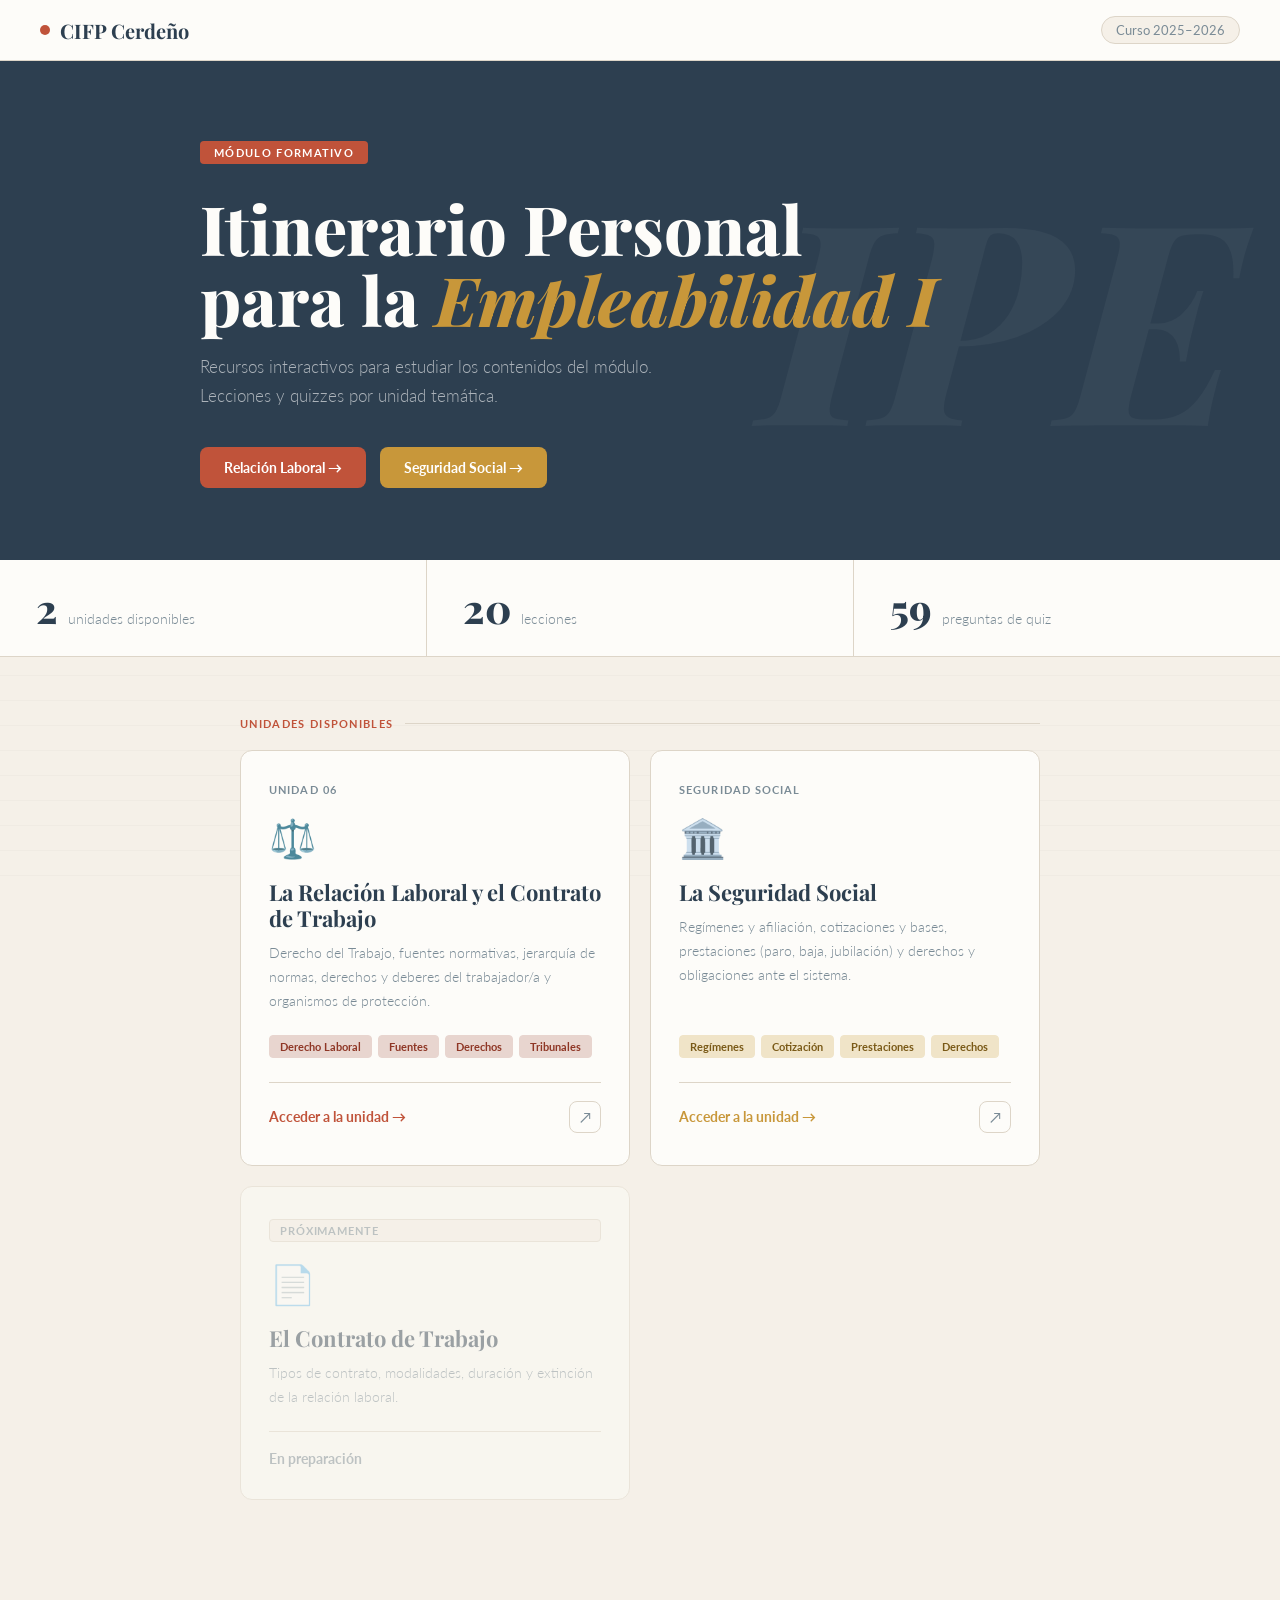
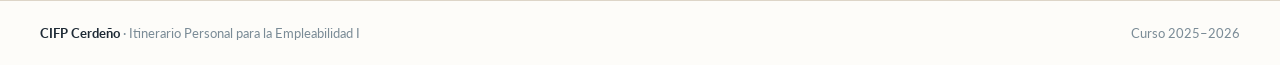
<file: index.html>
<!DOCTYPE html>
<html lang="es">
<head>
<meta charset="UTF-8">
<meta name="viewport" content="width=device-width, initial-scale=1.0">
<title>IPE I — CIFP Cerdeño</title>
<link href="https://fonts.googleapis.com/css2?family=Playfair+Display:ital,wght@0,700;0,800;1,700&family=Lato:wght@300;400;700&display=swap" rel="stylesheet">
<style>
  :root {
    --cream: #f5f0e8; --white: #fdfcf9;
    --terracotta: #c0533a; --terracotta-light: #e8d5cf; --terracotta-dark: #8f3726;
    --slate: #2d3f50; --slate-light: #d6e2ea;
    --gold: #c8973a; --gold-light: #f0e4c8;
    --green: #3a7d5a; --green-light: #d0eadb;
    --text: #1e2a35; --muted: #7a8b96; --border: #ddd5c8; --radius: 12px;
  }
  *, *::before, *::after { box-sizing: border-box; margin: 0; padding: 0; }
  html, body { height: 100%; }
  body { font-family: 'Lato', sans-serif; background: var(--cream); color: var(--text); min-height: 100vh; }
  body::before {
    content: ''; position: fixed; inset: 0;
    background-image: repeating-linear-gradient(0deg, transparent, transparent 24px, rgba(0,0,0,0.018) 24px, rgba(0,0,0,0.018) 25px);
    pointer-events: none; z-index: 0;
  }
  nav {
    position: relative; z-index: 10; background: var(--white); border-bottom: 1px solid var(--border);
    padding: 16px 40px; display: flex; align-items: center; justify-content: space-between;
  }
  .nav-brand { font-family: 'Playfair Display', serif; font-size: 20px; font-weight: 700; color: var(--slate); display: flex; align-items: center; gap: 10px; }
  .nav-dot { width: 10px; height: 10px; border-radius: 50%; background: var(--terracotta); }
  .nav-year { font-size: 13px; color: var(--muted); border: 1px solid var(--border); padding: 5px 14px; border-radius: 100px; background: var(--cream); }
  .hero { position: relative; z-index: 1; background: var(--slate); padding: 80px 40px 72px; overflow: hidden; animation: fadeUp 0.5s ease both; }
  .hero::after { content: 'IPE'; position: absolute; right: 40px; top: 50%; transform: translateY(-50%); font-family: 'Playfair Display', serif; font-size: 280px; font-weight: 800; font-style: italic; color: rgba(255,255,255,0.04); pointer-events: none; line-height: 1; user-select: none; }
  .hero-inner { max-width: 880px; margin: 0 auto; position: relative; z-index: 1; }
  .hero-label { display: inline-block; background: var(--terracotta); color: #fff; font-size: 11px; font-weight: 700; letter-spacing: 0.12em; text-transform: uppercase; padding: 5px 14px; border-radius: 4px; margin-bottom: 28px; }
  h1 { font-family: 'Playfair Display', serif; font-size: clamp(36px, 6vw, 68px); font-weight: 800; line-height: 1.05; color: var(--white); margin-bottom: 18px; }
  h1 em { font-style: italic; color: var(--gold); }
  .hero-sub { font-size: 17px; color: rgba(255,255,255,0.6); font-weight: 300; max-width: 500px; line-height: 1.7; margin-bottom: 36px; }
  .hero-cta { display: flex; gap: 14px; flex-wrap: wrap; }
  .btn { font-family: 'Lato', sans-serif; font-size: 14px; font-weight: 700; padding: 12px 24px; border-radius: 8px; border: none; cursor: pointer; text-decoration: none; display: inline-block; transition: all 0.15s; }
  .btn-terra { background: var(--terracotta); color: #fff; }
  .btn-terra:hover { background: var(--terracotta-dark); transform: translateY(-1px); }
  .btn-gold { background: var(--gold); color: #fff; }
  .btn-gold:hover { background: #a97a20; transform: translateY(-1px); }
  .stats { position: relative; z-index: 1; background: var(--white); border-bottom: 1px solid var(--border); display: flex; animation: fadeUp 0.5s 0.1s ease both; }
  .stat { flex: 1; padding: 28px 36px; border-right: 1px solid var(--border); display: flex; align-items: baseline; gap: 10px; }
  .stat:last-child { border-right: none; }
  .stat-num { font-family: 'Playfair Display', serif; font-size: 40px; font-weight: 800; color: var(--slate); line-height: 1; }
  .stat-label { font-size: 14px; color: var(--muted); font-weight: 300; }
  main { position: relative; z-index: 1; max-width: 880px; margin: 0 auto; padding: 60px 40px 100px; animation: fadeUp 0.5s 0.2s ease both; }
  .section-eyebrow { font-size: 11px; font-weight: 700; letter-spacing: 0.12em; text-transform: uppercase; color: var(--terracotta); margin-bottom: 20px; display: flex; align-items: center; gap: 12px; }
  .section-eyebrow::after { content: ''; flex: 1; height: 1px; background: var(--border); }
  .units-grid { display: grid; grid-template-columns: repeat(auto-fit, minmax(280px, 1fr)); gap: 20px; }
  .unit-card { background: var(--white); border: 1px solid var(--border); border-radius: var(--radius); padding: 32px 28px; text-decoration: none; color: inherit; display: flex; flex-direction: column; transition: box-shadow 0.2s, transform 0.2s, border-color 0.2s; position: relative; overflow: hidden; }
  .unit-card::before { content: ''; position: absolute; top: 0; left: 0; right: 0; height: 3px; transform: scaleX(0); transform-origin: left; transition: transform 0.3s ease; }
  .unit-card:hover::before { transform: scaleX(1); }
  .unit-card:hover { transform: translateY(-4px); box-shadow: 0 16px 40px rgba(45,63,80,0.1); }
  .unit-card.laboral::before { background: var(--terracotta); }
  .unit-card.laboral:hover { border-color: var(--terracotta); }
  .unit-card.ss::before { background: var(--gold); }
  .unit-card.ss:hover { border-color: var(--gold); }
  .unit-card.soon { opacity: 0.45; pointer-events: none; }
  .card-unit-num { font-size: 11px; font-weight: 700; letter-spacing: 0.1em; text-transform: uppercase; color: var(--muted); margin-bottom: 18px; }
  .card-icon { font-size: 38px; margin-bottom: 18px; }
  .card-title { font-family: 'Playfair Display', serif; font-size: 22px; font-weight: 700; color: var(--slate); line-height: 1.2; margin-bottom: 10px; }
  .card-desc { font-size: 14px; color: var(--muted); line-height: 1.7; flex: 1; margin-bottom: 22px; font-weight: 300; }
  .card-tags { display: flex; flex-wrap: wrap; gap: 6px; margin-bottom: 24px; }
  .tag { font-size: 11px; font-weight: 700; padding: 4px 10px; border-radius: 4px; background: var(--cream); color: var(--muted); border: 1px solid var(--border); }
  .laboral .tag { background: var(--terracotta-light); color: var(--terracotta-dark); border-color: var(--terracotta-light); }
  .ss .tag { background: var(--gold-light); color: #7a5a18; border-color: var(--gold-light); }
  .card-footer { border-top: 1px solid var(--border); padding-top: 18px; display: flex; align-items: center; justify-content: space-between; }
  .card-cta { font-size: 14px; font-weight: 700; }
  .laboral .card-cta { color: var(--terracotta); }
  .ss .card-cta { color: var(--gold); }
  .soon .card-cta { color: var(--muted); }
  .card-arrow { width: 32px; height: 32px; border-radius: 8px; display: flex; align-items: center; justify-content: center; font-size: 15px; border: 1px solid var(--border); color: var(--muted); transition: all 0.15s; }
  .unit-card.laboral:hover .card-arrow { background: var(--terracotta); border-color: var(--terracotta); color: #fff; }
  .unit-card.ss:hover .card-arrow { background: var(--gold); border-color: var(--gold); color: #fff; }
  .soon-pill { display: inline-block; font-size: 11px; font-weight: 700; letter-spacing: 0.08em; text-transform: uppercase; padding: 4px 10px; border-radius: 4px; background: var(--cream); color: var(--muted); border: 1px solid var(--border); margin-bottom: 18px; }
  footer { position: relative; z-index: 1; background: var(--white); border-top: 1px solid var(--border); padding: 24px 40px; display: flex; align-items: center; justify-content: space-between; flex-wrap: wrap; gap: 12px; font-size: 13px; color: var(--muted); }
  footer strong { color: var(--text); font-weight: 700; }
  @media(max-width: 600px) {
    nav, .hero, main, footer { padding-left: 20px; padding-right: 20px; }
    .stats { flex-direction: column; }
    .stat { border-right: none; border-bottom: 1px solid var(--border); }
    .stat:last-child { border-bottom: none; }
  }
  @keyframes fadeUp { from { opacity: 0; transform: translateY(16px); } to { opacity: 1; transform: translateY(0); } }
</style>
</head>
<body>

<nav>
  <div class="nav-brand"><span class="nav-dot"></span> CIFP Cerdeño</div>
  <span class="nav-year">Curso 2025–2026</span>
</nav>

<div class="hero">
  <div class="hero-inner">
    <div class="hero-label">Módulo formativo</div>
    <h1>Itinerario Personal<br>para la <em>Empleabilidad I</em></h1>
    <p class="hero-sub">Recursos interactivos para estudiar los contenidos del módulo. Lecciones y quizzes por unidad temática.</p>
    <div class="hero-cta">
      <a class="btn btn-terra" href="relacion-laboral.html">Relación Laboral →</a>
      <a class="btn btn-gold" href="seguridad-social.html">Seguridad Social →</a>
    </div>
  </div>
</div>

<div class="stats">
  <div class="stat"><span class="stat-num">2</span><span class="stat-label">unidades disponibles</span></div>
  <div class="stat"><span class="stat-num">20</span><span class="stat-label">lecciones</span></div>
  <div class="stat"><span class="stat-num">59</span><span class="stat-label">preguntas de quiz</span></div>
</div>

<main>
  <div class="section-eyebrow">Unidades disponibles</div>
  <div class="units-grid">

    <a class="unit-card laboral" href="relacion-laboral.html">
      <div class="card-unit-num">Unidad 06</div>
      <div class="card-icon">⚖️</div>
      <div class="card-title">La Relación Laboral y el Contrato de Trabajo</div>
      <p class="card-desc">Derecho del Trabajo, fuentes normativas, jerarquía de normas, derechos y deberes del trabajador/a y organismos de protección.</p>
      <div class="card-tags">
        <span class="tag">Derecho Laboral</span><span class="tag">Fuentes</span><span class="tag">Derechos</span><span class="tag">Tribunales</span>
      </div>
      <div class="card-footer">
        <span class="card-cta">Acceder a la unidad →</span>
        <span class="card-arrow">↗</span>
      </div>
    </a>

    <a class="unit-card ss" href="seguridad-social.html">
      <div class="card-unit-num">Seguridad Social</div>
      <div class="card-icon">🏛️</div>
      <div class="card-title">La Seguridad Social</div>
      <p class="card-desc">Regímenes y afiliación, cotizaciones y bases, prestaciones (paro, baja, jubilación) y derechos y obligaciones ante el sistema.</p>
      <div class="card-tags">
        <span class="tag">Regímenes</span><span class="tag">Cotización</span><span class="tag">Prestaciones</span><span class="tag">Derechos</span>
      </div>
      <div class="card-footer">
        <span class="card-cta">Acceder a la unidad →</span>
        <span class="card-arrow">↗</span>
      </div>
    </a>

    <div class="unit-card soon">
      <span class="soon-pill">Próximamente</span>
      <div class="card-icon">📄</div>
      <div class="card-title">El Contrato de Trabajo</div>
      <p class="card-desc">Tipos de contrato, modalidades, duración y extinción de la relación laboral.</p>
      <div class="card-footer"><span class="card-cta">En preparación</span></div>
    </div>

  </div>
</main>

<footer>
  <div><strong>CIFP Cerdeño</strong> · Itinerario Personal para la Empleabilidad I</div>
  <div>Curso 2025–2026</div>
</footer>

</body>
</html>
</file>
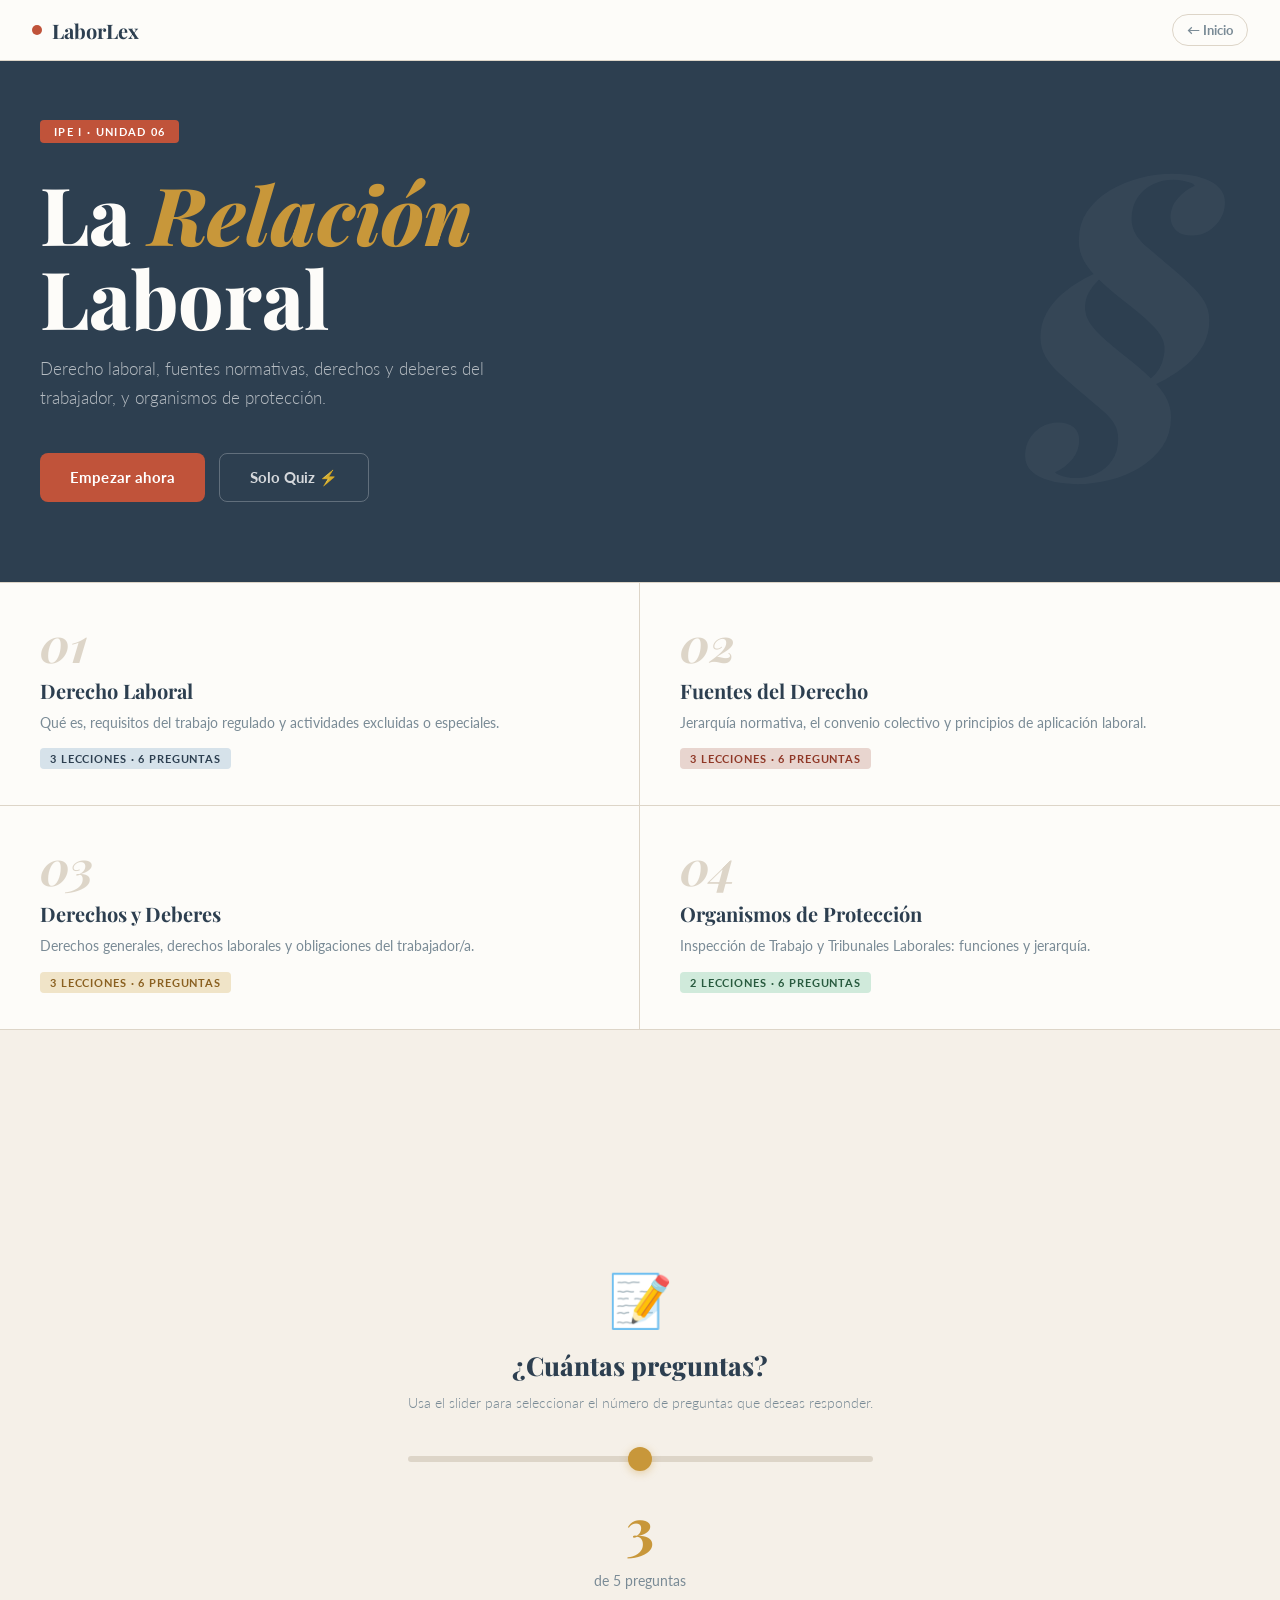
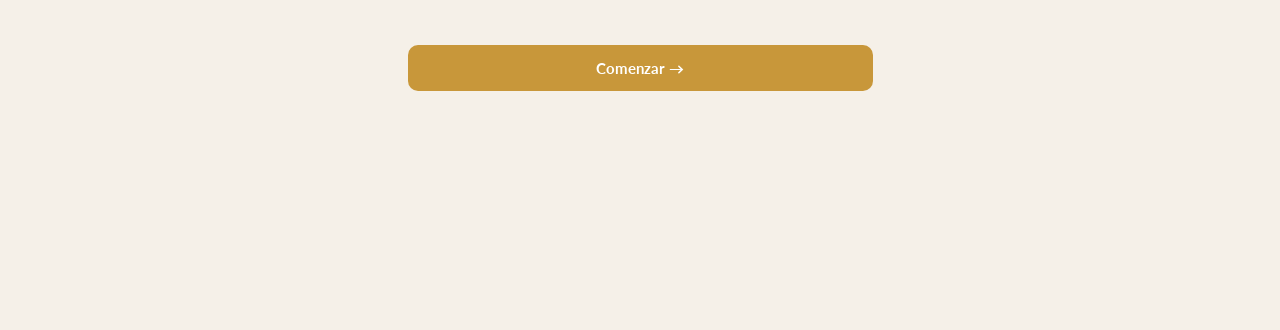
<file: relacion-laboral.html>
<!DOCTYPE html>
<html lang="es">
<head>
<meta charset="UTF-8">
<meta name="viewport" content="width=device-width, initial-scale=1.0">
<title>LaborLex — La Relación Laboral</title>
<link href="https://fonts.googleapis.com/css2?family=Playfair+Display:ital,wght@0,700;0,800;1,700&family=Lato:wght@300;400;700&display=swap" rel="stylesheet">
<style>
  :root {
    --cream: #f5f0e8;
    --white: #fdfcf9;
    --terracotta: #c0533a;
    --terracotta-light: #e8d5cf;
    --terracotta-dark: #8f3726;
    --slate: #2d3f50;
    --slate-mid: #4a6070;
    --slate-light: #d6e2ea;
    --gold: #c8973a;
    --gold-light: #f0e4c8;
    --green: #3a7d5a;
    --green-light: #d0eadb;
    --text: #1e2a35;
    --muted: #7a8b96;
    --border: #ddd5c8;
    --radius: 12px;
  }

  *, *::before, *::after { box-sizing: border-box; margin: 0; padding: 0; }

  html, body { height: 100%; }

  body {
    font-family: 'Lato', sans-serif;
    background: var(--cream);
    color: var(--text);
    min-height: 100vh;
    overflow-x: hidden;
  }

  /* Subtle paper texture via repeating gradient */
  body::before {
    content: '';
    position: fixed; inset: 0;
    background-image: repeating-linear-gradient(
      0deg, transparent, transparent 24px,
      rgba(0,0,0,0.018) 24px, rgba(0,0,0,0.018) 25px
    );
    pointer-events: none; z-index: 0;
  }

  /* ===== SCREENS ===== */
  .screen { display: none; position: relative; z-index: 1; }

  #home.active { display: flex; flex-direction: column; }
  #mode-select.active { display: flex; flex-direction: column; align-items: center; justify-content: center; min-height: 100vh; padding: 80px 20px; }
  #topic-select.active { display: flex; flex-direction: column; align-items: center; justify-content: center; min-height: 100vh; padding: 80px 20px; }
  #lesson-screen.active { display: block; }
  #quiz-screen.active { display: block; }
  #results-screen.active { display: flex; flex-direction: column; align-items: center; justify-content: center; min-height: 100vh; padding: 80px 20px; text-align: center; }

  /* ===== NAV ===== */
  .top-nav {
    position: fixed; top: 0; left: 0; right: 0; z-index: 100;
    background: var(--white);
    border-bottom: 1px solid var(--border);
    padding: 14px 32px;
    display: flex; align-items: center; justify-content: space-between;
  }
  .nav-brand {
    font-family: 'Playfair Display', serif;
    font-size: 20px; font-weight: 700;
    color: var(--slate);
    display: flex; align-items: center; gap: 10px;
  }
  .nav-brand .brand-dot {
    width: 10px; height: 10px; border-radius: 50%;
    background: var(--terracotta);
  }
  .nav-back {
    font-size: 14px; color: var(--muted); cursor: pointer;
    background: none; border: 1px solid var(--border);
    padding: 7px 16px; border-radius: 100px;
    font-family: 'Lato', sans-serif; font-weight: 700;
    transition: all 0.15s; display: none;
  }
  .nav-back:hover { border-color: var(--terracotta); color: var(--terracotta); }
  .nav-back.visible { display: block; }
  .nav-home {
    font-size: 13px; color: var(--muted); text-decoration: none;
    border: 1px solid var(--border); padding: 7px 14px; border-radius: 100px;
    font-family: 'Lato', sans-serif; font-weight: 700;
    transition: all 0.15s; display: flex; align-items: center; gap: 6px;
  }
  .nav-home:hover { border-color: var(--terracotta); color: var(--terracotta); }

  /* ===== HOME ===== */
  #home {
    min-height: 100vh;
  }

  .home-hero {
    background: var(--slate);
    padding: 120px 40px 80px;
    color: var(--white);
    position: relative; overflow: hidden;
  }
  .home-hero::after {
    content: '§';
    position: absolute; right: 60px; top: 50%;
    transform: translateY(-50%);
    font-family: 'Playfair Display', serif;
    font-size: 320px; font-weight: 800; font-style: italic;
    color: rgba(255,255,255,0.04);
    pointer-events: none; line-height: 1;
    user-select: none;
  }
  .hero-label {
    display: inline-block;
    background: var(--terracotta);
    color: #fff; font-size: 11px; font-weight: 700;
    letter-spacing: 0.12em; text-transform: uppercase;
    padding: 5px 14px; border-radius: 4px;
    margin-bottom: 28px;
    animation: fadeUp 0.5s ease both;
  }
  .hero-title {
    font-family: 'Playfair Display', serif;
    font-size: clamp(40px, 7vw, 80px);
    font-weight: 800; line-height: 1.05;
    max-width: 700px;
    margin-bottom: 16px;
    animation: fadeUp 0.5s 0.1s ease both;
  }
  .hero-title em { font-style: italic; color: var(--gold); }
  .hero-subtitle {
    font-size: 17px; font-weight: 300;
    color: rgba(255,255,255,0.65); max-width: 480px;
    line-height: 1.7; margin-bottom: 40px;
    animation: fadeUp 0.5s 0.2s ease both;
  }
  .hero-cta {
    display: flex; gap: 14px; flex-wrap: wrap;
    animation: fadeUp 0.5s 0.3s ease both;
  }

  .btn-primary {
    background: var(--terracotta); color: #fff;
    font-family: 'Lato', sans-serif; font-size: 15px; font-weight: 700;
    padding: 14px 30px; border-radius: 8px; border: none; cursor: pointer;
    transition: background 0.15s, transform 0.15s;
    letter-spacing: 0.01em;
  }
  .btn-primary:hover { background: var(--terracotta-dark); transform: translateY(-1px); }

  .btn-outline {
    background: transparent; color: rgba(255,255,255,0.8);
    font-family: 'Lato', sans-serif; font-size: 15px; font-weight: 700;
    padding: 14px 30px; border-radius: 8px;
    border: 1px solid rgba(255,255,255,0.25); cursor: pointer;
    transition: all 0.15s;
  }
  .btn-outline:hover { border-color: rgba(255,255,255,0.6); color: #fff; }

  .home-grid {
    display: grid; grid-template-columns: repeat(2, 1fr);
    gap: 0; border-top: 1px solid var(--border);
  }
  @media(max-width: 640px) { .home-grid { grid-template-columns: 1fr; } }

  .home-topic {
    padding: 36px 40px;
    border-right: 1px solid var(--border);
    border-bottom: 1px solid var(--border);
    cursor: pointer; transition: background 0.15s;
    background: var(--white);
  }
  .home-topic:nth-child(even) { border-right: none; }
  .home-topic:hover { background: var(--cream); }

  .ht-num {
    font-family: 'Playfair Display', serif;
    font-size: 48px; font-weight: 700; font-style: italic;
    color: var(--border); line-height: 1; margin-bottom: 10px;
  }
  .ht-name {
    font-family: 'Playfair Display', serif;
    font-size: 20px; font-weight: 700;
    color: var(--slate); margin-bottom: 8px;
  }
  .ht-desc { font-size: 14px; color: var(--muted); line-height: 1.6; }
  .ht-tag {
    display: inline-block; margin-top: 14px;
    font-size: 11px; font-weight: 700; letter-spacing: 0.08em;
    text-transform: uppercase; padding: 4px 10px; border-radius: 4px;
  }

  /* ===== MODE SELECT ===== */
  .section-eyebrow {
    font-size: 11px; font-weight: 700; letter-spacing: 0.12em;
    text-transform: uppercase; color: var(--terracotta);
    margin-bottom: 14px;
  }
  .section-title {
    font-family: 'Playfair Display', serif;
    font-size: clamp(28px, 5vw, 44px); font-weight: 800;
    color: var(--slate); margin-bottom: 8px; line-height: 1.15;
  }
  .section-sub { font-size: 16px; color: var(--muted); margin-bottom: 48px; font-weight: 300; }

  .mode-cards {
    display: grid; grid-template-columns: repeat(auto-fit, minmax(260px, 1fr));
    gap: 20px; max-width: 680px; width: 100%;
  }

  .mode-card {
    background: var(--white); border: 2px solid var(--border);
    border-radius: var(--radius); padding: 36px 30px;
    cursor: pointer; text-align: left;
    transition: all 0.2s;
  }
  .mode-card:hover { transform: translateY(-4px); box-shadow: 0 16px 40px rgba(45,63,80,0.12); }
  .mode-card.learn:hover { border-color: var(--slate); }
  .mode-card.quiz:hover { border-color: var(--terracotta); }

  .mode-icon { font-size: 36px; margin-bottom: 18px; }
  .mode-name {
    font-family: 'Playfair Display', serif;
    font-size: 22px; font-weight: 700; color: var(--slate); margin-bottom: 8px;
  }
  .mode-desc { font-size: 14px; color: var(--muted); line-height: 1.7; }
  .mode-pill {
    display: inline-block; margin-top: 18px;
    font-size: 11px; font-weight: 700; letter-spacing: 0.08em;
    text-transform: uppercase; padding: 5px 12px; border-radius: 4px;
  }
  .learn .mode-pill { background: var(--slate-light); color: var(--slate); }
  .quiz .mode-pill { background: var(--terracotta-light); color: var(--terracotta-dark); }

  /* ===== TOPIC SELECT ===== */
  .topic-grid {
    display: grid; grid-template-columns: repeat(auto-fit, minmax(240px, 1fr));
    gap: 16px; max-width: 840px; width: 100%; margin-top: 0;
  }

  .topic-card {
    background: var(--white); border: 2px solid var(--border);
    border-radius: var(--radius); padding: 28px 24px;
    cursor: pointer; transition: all 0.2s; position: relative; overflow: hidden;
  }
  .topic-card::before {
    content: attr(data-num);
    position: absolute; right: 16px; bottom: 8px;
    font-family: 'Playfair Display', serif; font-size: 72px; font-weight: 800;
    color: rgba(0,0,0,0.04); line-height: 1; pointer-events: none;
    user-select: none;
  }
  .topic-card:hover { transform: translateY(-3px); box-shadow: 0 12px 32px rgba(45,63,80,0.1); }
  .topic-card[data-color="slate"]:hover { border-color: var(--slate); }
  .topic-card[data-color="terra"]:hover { border-color: var(--terracotta); }
  .topic-card[data-color="gold"]:hover { border-color: var(--gold); }
  .topic-card[data-color="green"]:hover { border-color: var(--green); }

  .tc-icon { font-size: 30px; margin-bottom: 14px; }
  .tc-name {
    font-family: 'Playfair Display', serif;
    font-size: 17px; font-weight: 700; color: var(--slate); margin-bottom: 6px;
  }
  .tc-desc { font-size: 13px; color: var(--muted); line-height: 1.6; }
  .tc-pills { display: flex; flex-wrap: wrap; gap: 6px; margin-top: 14px; }
  .tc-pill {
    font-size: 11px; padding: 3px 10px; border-radius: 4px;
    background: var(--cream); color: var(--muted); font-weight: 700;
    letter-spacing: 0.04em;
  }

  /* ===== LESSON ===== */
  #lesson-screen { padding: 90px 20px 60px; }

  .lesson-wrap { max-width: 720px; margin: 0 auto; }

  .lesson-progress-bar {
    position: fixed; top: 57px; left: 0; right: 0; z-index: 99;
    height: 4px; background: var(--border);
  }
  .lesson-progress-fill {
    height: 100%; background: var(--terracotta);
    transition: width 0.4s ease;
  }

  .lesson-meta {
    display: flex; align-items: center; justify-content: space-between;
    margin-bottom: 32px; padding-bottom: 20px;
    border-bottom: 1px solid var(--border);
  }
  .lesson-eyebrow {
    font-size: 11px; font-weight: 700; letter-spacing: 0.1em;
    text-transform: uppercase; color: var(--terracotta);
    display: flex; align-items: center; gap: 8px;
  }
  .lesson-eyebrow::before {
    content: ''; width: 20px; height: 2px; background: var(--terracotta);
    display: inline-block;
  }
  .lesson-counter { font-size: 13px; color: var(--muted); }

  .lesson-title {
    font-family: 'Playfair Display', serif;
    font-size: clamp(24px, 4vw, 36px); font-weight: 800;
    color: var(--slate); line-height: 1.2; margin-bottom: 28px;
  }

  .lesson-body { font-size: 16px; line-height: 1.85; color: #3a4a56; }
  .lesson-body p { margin-bottom: 18px; }
  .lesson-body strong { color: var(--slate); font-weight: 700; }
  .lesson-body ul { margin: 12px 0 18px 0; padding-left: 0; list-style: none; }
  .lesson-body ul li {
    padding: 6px 0 6px 22px; position: relative; font-size: 15px;
  }
  .lesson-body ul li::before {
    content: '—'; position: absolute; left: 0; color: var(--terracotta); font-weight: 700;
  }

  .callout {
    border-left: 3px solid var(--slate);
    background: var(--slate-light);
    border-radius: 0 8px 8px 0;
    padding: 16px 20px; margin: 20px 0;
    font-size: 14px; line-height: 1.7;
  }
  .callout.terra { border-color: var(--terracotta); background: var(--terracotta-light); }
  .callout.gold { border-color: var(--gold); background: var(--gold-light); }
  .callout.green { border-color: var(--green); background: var(--green-light); }
  .callout strong { display: block; margin-bottom: 4px; }

  .definition-box {
    background: var(--white); border: 1px solid var(--border);
    border-top: 3px solid var(--gold);
    border-radius: 8px; padding: 20px 24px; margin: 20px 0;
  }
  .definition-box .def-term {
    font-family: 'Playfair Display', serif; font-weight: 700;
    font-size: 16px; color: var(--slate); margin-bottom: 6px;
  }
  .definition-box .def-text { font-size: 14px; color: var(--muted); line-height: 1.7; }

  .grid-2 {
    display: grid; grid-template-columns: 1fr 1fr; gap: 12px; margin: 18px 0;
  }
  @media(max-width: 560px) { .grid-2 { grid-template-columns: 1fr; } }
  .grid-item {
    background: var(--white); border: 1px solid var(--border);
    border-radius: 8px; padding: 16px;
  }
  .grid-item .gi-label {
    font-size: 11px; font-weight: 700; letter-spacing: 0.08em;
    text-transform: uppercase; color: var(--muted); margin-bottom: 8px;
  }
  .grid-item .gi-content { font-size: 14px; line-height: 1.6; color: var(--slate); }

  .lesson-nav {
    display: flex; justify-content: space-between; align-items: center;
    margin-top: 40px; padding-top: 28px; border-top: 1px solid var(--border);
    gap: 12px;
  }
  .btn-lesson {
    font-family: 'Lato', sans-serif; font-size: 14px; font-weight: 700;
    padding: 12px 24px; border-radius: 8px; cursor: pointer; transition: all 0.15s;
  }
  .btn-lesson.prev {
    background: transparent; border: 1px solid var(--border); color: var(--muted);
  }
  .btn-lesson.prev:hover { border-color: var(--slate); color: var(--slate); }
  .btn-lesson.prev:disabled { opacity: 0.3; cursor: not-allowed; }
  .btn-lesson.next {
    background: var(--slate); border: 1px solid var(--slate); color: #fff;
  }
  .btn-lesson.next:hover { background: var(--terracotta); border-color: var(--terracotta); }
  .btn-lesson.go-quiz {
    background: var(--terracotta); border: 1px solid var(--terracotta); color: #fff;
  }
  .btn-lesson.go-quiz:hover { background: var(--terracotta-dark); border-color: var(--terracotta-dark); }

  /* ===== QUIZ ===== */
  #quiz-screen { padding: 90px 20px 60px; }
  .quiz-wrap { max-width: 680px; margin: 0 auto; }

  .quiz-header {
    display: flex; justify-content: space-between; align-items: center;
    margin-bottom: 32px; padding-bottom: 20px;
    border-bottom: 1px solid var(--border);
  }
  .quiz-topic { font-size: 13px; font-weight: 700; color: var(--muted); text-transform: uppercase; letter-spacing: 0.08em; }
  .quiz-score {
    font-family: 'Playfair Display', serif;
    font-size: 15px; font-weight: 700; color: var(--green);
  }

  .quiz-q-num {
    font-size: 12px; color: var(--muted); margin-bottom: 12px;
    font-weight: 700; letter-spacing: 0.06em; text-transform: uppercase;
  }
  .quiz-question {
    font-family: 'Playfair Display', serif;
    font-size: clamp(18px, 3vw, 24px); font-weight: 700;
    color: var(--slate); line-height: 1.4; margin-bottom: 30px;
  }

  .options { display: flex; flex-direction: column; gap: 10px; }
  .option-btn {
    background: var(--white); border: 2px solid var(--border);
    color: var(--text); font-family: 'Lato', sans-serif;
    font-size: 15px; font-weight: 400;
    padding: 14px 18px; border-radius: 8px;
    cursor: pointer; text-align: left; transition: all 0.15s;
    display: flex; align-items: flex-start; gap: 14px;
  }
  .opt-letter {
    width: 26px; height: 26px; border-radius: 4px; flex-shrink: 0;
    background: var(--cream); border: 1px solid var(--border);
    display: flex; align-items: center; justify-content: center;
    font-family: 'Playfair Display', serif; font-size: 13px; font-weight: 700;
    transition: all 0.15s;
  }
  .option-btn:hover:not(:disabled) { border-color: var(--slate); background: var(--cream); }
  .option-btn:hover:not(:disabled) .opt-letter { background: var(--slate); color: #fff; border-color: var(--slate); }
  .option-btn.correct { border-color: var(--green) !important; background: var(--green-light) !important; }
  .option-btn.correct .opt-letter { background: var(--green) !important; border-color: var(--green) !important; color: #fff !important; }
  .option-btn.wrong { border-color: var(--terracotta) !important; background: var(--terracotta-light) !important; }
  .option-btn.wrong .opt-letter { background: var(--terracotta) !important; border-color: var(--terracotta) !important; color: #fff !important; }
  .option-btn:disabled { cursor: not-allowed; }

  .feedback-box {
    margin-top: 18px; padding: 16px 20px;
    border-radius: 8px; font-size: 14px; line-height: 1.7;
    display: none; border: 1px solid;
  }
  .feedback-box.correct { background: var(--green-light); border-color: rgba(58,125,90,0.3); color: #285a3e; }
  .feedback-box.wrong { background: var(--terracotta-light); border-color: rgba(192,83,58,0.3); color: var(--terracotta-dark); }
  .feedback-box strong { display: block; margin-bottom: 4px; }

  .quiz-next-btn {
    margin-top: 22px; width: 100%;
    background: var(--slate); border: none; border-radius: 8px;
    color: #fff; font-family: 'Lato', sans-serif;
    font-size: 15px; font-weight: 700;
    padding: 15px; cursor: pointer; display: none;
    transition: background 0.15s;
  }
  .quiz-next-btn:hover { background: var(--terracotta); }

  /* ===== RESULTS ===== */
  .score-circle {
    width: 150px; height: 150px; margin: 0 auto 32px;
    position: relative;
  }
  .score-circle svg { width: 100%; height: 100%; transform: rotate(-90deg); }
  .score-circle circle { fill: none; stroke-width: 10; stroke-linecap: round; }
  .score-circle .ring-bg { stroke: var(--border); }
  .score-circle .ring-fg { stroke: var(--green); stroke-dasharray: 408; transition: stroke-dashoffset 1s ease; }
  .score-num {
    position: absolute; top: 50%; left: 50%; transform: translate(-50%, -50%);
    font-family: 'Playfair Display', serif; font-size: 32px; font-weight: 800; color: var(--slate);
  }

  .result-title {
    font-family: 'Playfair Display', serif;
    font-size: 36px; font-weight: 800; color: var(--slate); margin-bottom: 10px;
  }
  .result-sub { font-size: 16px; color: var(--muted); font-weight: 300; margin-bottom: 36px; }
  .result-actions { display: flex; gap: 14px; flex-wrap: wrap; justify-content: center; }
  .btn-result {
    font-family: 'Lato', sans-serif; font-size: 14px; font-weight: 700;
    padding: 13px 26px; border-radius: 8px; cursor: pointer; transition: all 0.15s;
  }
  .btn-result.primary { background: var(--terracotta); color: #fff; border: none; }
  .btn-result.primary:hover { background: var(--terracotta-dark); }
  .btn-result.secondary { background: transparent; border: 1px solid var(--border); color: var(--muted); }
  .btn-result.secondary:hover { border-color: var(--slate); color: var(--slate); }

  /* ===== ANIMATIONS ===== */
  @keyframes fadeUp {
    from { opacity: 0; transform: translateY(18px); }
    to { opacity: 1; transform: translateY(0); }
  }

  .anim { animation: fadeUp 0.4s ease both; }
</style>
</head>
<body>

<!-- TOP NAV -->
<nav class="top-nav">
  <div class="nav-brand"><span class="brand-dot"></span> LaborLex</div>
  <div style="display:flex;align-items:center;gap:10px">
    <a class="nav-home" href="index.html">← Inicio</a>
    <button class="nav-back" id="backBtn" onclick="goBack()">← Volver</button>
  </div>
</nav>

<!-- ===== HOME ===== -->
<div id="home" class="screen active">
  <div class="home-hero">
    <div class="hero-label">IPE I · Unidad 06</div>
    <h1 class="hero-title">La <em>Relación</em><br>Laboral</h1>
    <p class="hero-subtitle">Derecho laboral, fuentes normativas, derechos y deberes del trabajador, y organismos de protección.</p>
    <div class="hero-cta">
      <button class="btn-primary" onclick="showScreen('mode-select')">Empezar ahora</button>
      <button class="btn-outline" onclick="setMode('quiz'); showScreen('topic-select')">Solo Quiz ⚡</button>
    </div>
  </div>

  <div class="home-grid">
    <div class="home-topic" onclick="startLearnTopic(0)">
      <div class="ht-num">01</div>
      <div class="ht-name">Derecho Laboral</div>
      <p class="ht-desc">Qué es, requisitos del trabajo regulado y actividades excluidas o especiales.</p>
      <span class="ht-tag" style="background:var(--slate-light);color:var(--slate)">3 lecciones · 6 preguntas</span>
    </div>
    <div class="home-topic" onclick="startLearnTopic(1)">
      <div class="ht-num">02</div>
      <div class="ht-name">Fuentes del Derecho</div>
      <p class="ht-desc">Jerarquía normativa, el convenio colectivo y principios de aplicación laboral.</p>
      <span class="ht-tag" style="background:var(--terracotta-light);color:var(--terracotta-dark)">3 lecciones · 6 preguntas</span>
    </div>
    <div class="home-topic" onclick="startLearnTopic(2)">
      <div class="ht-num">03</div>
      <div class="ht-name">Derechos y Deberes</div>
      <p class="ht-desc">Derechos generales, derechos laborales y obligaciones del trabajador/a.</p>
      <span class="ht-tag" style="background:var(--gold-light);color:#8a6020">3 lecciones · 6 preguntas</span>
    </div>
    <div class="home-topic" onclick="startLearnTopic(3)">
      <div class="ht-num">04</div>
      <div class="ht-name">Organismos de Protección</div>
      <p class="ht-desc">Inspección de Trabajo y Tribunales Laborales: funciones y jerarquía.</p>
      <span class="ht-tag" style="background:var(--green-light);color:#285a3e">2 lecciones · 6 preguntas</span>
    </div>
  </div>
</div>

<!-- ===== MODE SELECT ===== -->
<div id="mode-select" class="screen">
  <div style="text-align:center;max-width:680px;width:100%">
    <p class="section-eyebrow">Modo de estudio</p>
    <h2 class="section-title">¿Cómo quieres<br>aprender hoy?</h2>
    <p class="section-sub">Elige tu forma de estudiar</p>
  </div>
  <div class="mode-cards">
    <div class="mode-card learn" onclick="showScreen('topic-select'); setMode('learn')">
      <div class="mode-icon">📖</div>
      <div class="mode-name">Lección + Quiz</div>
      <p class="mode-desc">Lee los apuntes interactivos paso a paso y consolida lo aprendido con preguntas al final.</p>
      <span class="mode-pill">Recomendado</span>
    </div>
    <div class="mode-card quiz" onclick="showScreen('topic-select'); setMode('quiz')">
      <div class="mode-icon">⚡</div>
      <div class="mode-name">Solo Quiz</div>
      <p class="mode-desc">Pon a prueba directamente tus conocimientos con preguntas tipo test con feedback inmediato.</p>
      <span class="mode-pill">Repaso rápido</span>
    </div>
  </div>
</div>

<!-- ===== TOPIC SELECT ===== -->
<div id="topic-select" class="screen">
  <div style="text-align:center;max-width:840px;width:100%;margin-bottom:36px">
    <p class="section-eyebrow">Selecciona un bloque</p>
    <h2 class="section-title">¿Qué tema quieres estudiar?</h2>
  </div>
  <div class="topic-grid">
    <div class="topic-card" data-color="slate" data-num="01" onclick="selectTopic(0)">
      <div class="tc-icon">⚖️</div>
      <div class="tc-name">Derecho Laboral</div>
      <p class="tc-desc">Definición, requisitos del trabajo regulado, exclusiones y relaciones especiales.</p>
      <div class="tc-pills"><span class="tc-pill">Estatuto</span><span class="tc-pill">Requisitos</span><span class="tc-pill">Exclusiones</span></div>
    </div>
    <div class="topic-card" data-color="terra" data-num="02" onclick="selectTopic(1)">
      <div class="tc-icon">🏛️</div>
      <div class="tc-name">Fuentes del Derecho</div>
      <p class="tc-desc">Jerarquía normativa, fuentes internas y externas, principios laborales específicos.</p>
      <div class="tc-pills"><span class="tc-pill">Jerarquía</span><span class="tc-pill">Convenio</span><span class="tc-pill">Principios</span></div>
    </div>
    <div class="topic-card" data-color="gold" data-num="03" onclick="selectTopic(2)">
      <div class="tc-icon">🤝</div>
      <div class="tc-name">Derechos y Deberes</div>
      <p class="tc-desc">Derechos fundamentales y laborales, obligaciones del trabajador según el E.T.</p>
      <div class="tc-pills"><span class="tc-pill">Derechos</span><span class="tc-pill">Obligaciones</span><span class="tc-pill">ET</span></div>
    </div>
    <div class="topic-card" data-color="green" data-num="04" onclick="selectTopic(3)">
      <div class="tc-icon">🔍</div>
      <div class="tc-name">Organismos de Protección</div>
      <p class="tc-desc">Inspección de Trabajo y tribunales laborales: composición, funciones y jerarquía.</p>
      <div class="tc-pills"><span class="tc-pill">Inspección</span><span class="tc-pill">Tribunales</span><span class="tc-pill">Jerarquía</span></div>
    </div>
  </div>
</div>

<!-- ===== LESSON SCREEN ===== -->
<div id="lesson-screen" class="screen">
  <div class="lesson-progress-bar"><div class="lesson-progress-fill" id="lessonFill"></div></div>
  <div class="lesson-wrap">
    <div id="lessonContent"></div>
  </div>
</div>

<!-- ===== QUESTION COUNT SELECT ===== -->
<div id="question-count-screen" class="screen" style="display:flex;align-items:center;justify-content:center;min-height:100vh;padding:40px 20px">
  <div style="text-align:center;max-width:480px">
    <div style="font-size:52px;margin-bottom:16px">📝</div>
    <h2 style="font-family:'Playfair Display',serif;font-size:26px;font-weight:800;color:var(--slate);margin-bottom:8px">¿Cuántas preguntas?</h2>
    <p style="font-size:14px;color:var(--muted);font-weight:300;line-height:1.7;margin-bottom:32px">Usa el slider para seleccionar el número de preguntas que deseas responder.</p>
    <div style="margin:32px 0">
      <input id="questionSlider" type="range" min="1" max="5" value="3" style="width:100%;height:6px;border-radius:3px;background:var(--border);outline:none;cursor:pointer;-webkit-appearance:none;appearance:none"/>
      <style>
        #questionSlider::-webkit-slider-thumb{appearance:none;width:24px;height:24px;border-radius:50%;background:var(--gold);cursor:pointer;box-shadow:0 2px 8px rgba(200,151,58,0.4)}
        #questionSlider::-moz-range-thumb{width:24px;height:24px;border-radius:50%;background:var(--gold);cursor:pointer;border:none;box-shadow:0 2px 8px rgba(200,151,58,0.4)}
      </style>
      <div style="text-align:center;margin-top:24px">
        <div id="sliderValue" style="font-family:'Playfair Display',serif;font-size:56px;font-weight:800;color:var(--gold)">3</div>
        <div id="sliderLabel" style="font-size:14px;color:var(--muted);margin-top:8px">de 5 preguntas</div>
      </div>
    </div>
    <button onclick="selectQuestionCountValue()" style="width:100%;padding:14px;border:none;border-radius:10px;background:var(--gold);color:#fff;font-family:'Lato',sans-serif;font-size:15px;font-weight:700;cursor:pointer;transition:background .15s;margin-top:24px">Comenzar →</button>
  </div>
</div>

<!-- ===== QUIZ SCREEN ===== -->
<div id="quiz-screen" class="screen">
  <div class="lesson-progress-bar"><div class="lesson-progress-fill" id="quizFill" style="background:var(--gold)"></div></div>
  <div class="quiz-wrap">
    <div class="quiz-header">
      <span class="quiz-topic" id="quizTopic"></span>
      <span class="quiz-score" id="quizScore">✓ 0 correctas</span>
    </div>
    <div class="quiz-q-num" id="quizQNum"></div>
    <div class="quiz-question" id="quizQuestion"></div>
    <div class="options" id="quizOptions"></div>
    <div class="feedback-box" id="feedbackBox"></div>
    <button class="quiz-next-btn" id="quizNextBtn" onclick="nextQuestion()">Siguiente →</button>
  </div>
</div>

<!-- ===== RESULTS ===== -->
<div id="results-screen" class="screen">
  <div class="score-circle">
    <svg viewBox="0 0 140 140">
      <circle class="ring-bg" cx="70" cy="70" r="65"/>
      <circle class="ring-fg" id="ringFg" cx="70" cy="70" r="65"/>
    </svg>
    <div class="score-num" id="scoreNum"></div>
  </div>
  <h2 class="result-title" id="resultTitle"></h2>
  <p class="result-sub" id="resultSub"></p>
  <div class="result-actions">
    <button class="btn-result primary" onclick="repeatQuiz()">Repetir quiz</button>
    <button class="btn-result secondary" onclick="showScreen('topic-select')">Otro tema</button>
    <button class="btn-result secondary" onclick="showScreen('home')">Inicio</button>
  </div>
</div>

<script>
// ===================== DATA =====================
const topics = [
  {
    name: "Derecho Laboral",
    lessons: [
      {
        eyebrow: "Lección 1 · Derecho Laboral",
        title: "¿Qué es el Derecho del Trabajo?",
        content: `
          <p>Vivir en sociedad genera conflictos. Para evitar el caos, existen normas que regulan la convivencia: eso es el <strong>Derecho</strong>. Dentro de él, el <strong>Derecho del Trabajo</strong> surge para regular las relaciones entre trabajadores y empresas.</p>
          <div class="definition-box">
            <div class="def-term">Estatuto de los Trabajadores (E.T.)</div>
            <div class="def-text">Aprobado en 1980, es la ley básica que regula las relaciones laborales en España. Toda empresa y trabajador en régimen laboral queda sujeto a él.</div>
          </div>
          <p>Recuerda: <strong>«la ignorancia de la ley no exime de su cumplimiento»</strong>. Conocer tus derechos te hace un ciudadano/a más informado y menos manipulable.</p>
          <p>El Derecho Laboral no regula cualquier trabajo, sino solo el que cumple <strong>5 requisitos</strong> fundamentales:</p>
          <ul>
            <li><strong>Personal:</strong> lo realiza la propia persona, no puede delegarse ni heredarse.</li>
            <li><strong>Voluntario:</strong> nadie está obligado a trabajar, somos libres de elegir.</li>
            <li><strong>Dependiente:</strong> bajo el mando y supervisión del empresario/a.</li>
            <li><strong>Retribuido:</strong> a cambio de un salario. El voluntariado queda fuera.</li>
            <li><strong>Por cuenta ajena:</strong> los frutos del trabajo pertenecen a la empresa.</li>
          </ul>
          <div class="callout terra">💡 <strong>Truco para recordarlos:</strong> usa las iniciales <em>P·V·D·R·C</em> — Personal, Voluntario, Dependiente, Retribuido, Cuenta ajena.</div>
        `
      },
      {
        eyebrow: "Lección 2 · Exclusiones",
        title: "¿Qué actividades quedan fuera del Derecho Laboral?",
        content: `
          <p>El <strong>artículo 1 del E.T.</strong> excluye expresamente ciertas actividades porque no cumplen alguno de los 5 requisitos o por disposición legal expresa:</p>
          <div class="grid-2">
            <div class="grid-item">
              <div class="gi-label">Excluidas por falta de requisitos</div>
              <div class="gi-content">Trabajos de amistad o buena vecindad, voluntariado, trabajos familiares (hasta 2.º grado de parentesco).</div>
            </div>
            <div class="grid-item">
              <div class="gi-label">Excluidas por ley</div>
              <div class="gi-content">Funcionarios públicos, consejeros de sociedades, comisionistas con responsabilidad sobre el resultado, prestaciones personales obligatorias.</div>
            </div>
          </div>
          <div class="callout gold">📌 <strong>Importante:</strong> Los trabajos familiares solo pueden ser laborales si se demuestra la condición de asalariado, aunque el parentesco llegue hasta el 2.º grado.</div>
          <p>No confundas exclusión con <strong>relaciones laborales especiales</strong>: estas sí son trabajo retribuido por cuenta ajena, pero tienen normas propias distintas a las generales.</p>
          <ul>
            <li>Personal de alta dirección</li>
            <li>Empleados del hogar familiar</li>
            <li>Deportistas profesionales</li>
            <li>Artistas en espectáculos públicos</li>
            <li>Representantes de comercio</li>
            <li>Penados en instituciones penitenciarias</li>
            <li>Residentes sanitarios (MIR), entre otros</li>
          </ul>
        `
      },
      {
        eyebrow: "Lección 3 · Resumen",
        title: "Derecho Laboral: mapa completo",
        content: `
          <p>Antes de pasar al quiz, consolidemos todos los conceptos de este bloque:</p>
          <div class="callout">
            <strong>¿Qué regula el Derecho del Trabajo?</strong>
            Solo el trabajo <em>personal, voluntario, dependiente, retribuido y por cuenta ajena</em>. Si falta cualquiera de estos elementos, no hay relación laboral.
          </div>
          <div class="callout terra">
            <strong>Actividades excluidas (art. 1 E.T.)</strong>
            Funcionarios, consejeros, comisionistas con riesgo, trabajos de amistad/vecindad, trabajos familiares (salvo prueba de asalariado), prestaciones obligatorias.
          </div>
          <div class="callout gold">
            <strong>Relaciones laborales especiales</strong>
            Son laborales, pero con normativa propia: alta dirección, hogar, deportistas, artistas, representantes de comercio, MIR, penados, etc.
          </div>
          <div class="callout green">
            <strong>La norma base</strong>
            El Estatuto de los Trabajadores (1980) es la columna vertebral. Conocerlo te protege como trabajador/a frente a posibles abusos.
          </div>
          <p>¿Listo/a? Pulsa el botón para demostrar lo que has aprendido.</p>
        `
      }
    ],
    quiz: [
      {
        q: "¿Cuál de los siguientes requisitos NO es necesario para que una relación sea laboral?",
        opts: ["Que sea retribuida", "Que sea por cuenta ajena", "Que sea presencial en un centro de trabajo", "Que sea dependiente"],
        correct: 2,
        explain: "Los 5 requisitos son: personal, voluntario, dependiente, retribuido y por cuenta ajena. El lugar de prestación (presencial o teletrabajo) no es un requisito para que exista relación laboral."
      },
      {
        q: "Un estudiante realiza prácticas no remuneradas en una empresa. ¿Está protegido por el Derecho Laboral?",
        opts: ["Sí, siempre que firme un convenio de prácticas", "No, porque no cumple el requisito de ser retribuido", "Sí, si las prácticas duran más de 3 meses", "No, porque no es mayor de edad"],
        correct: 1,
        explain: "El Derecho Laboral solo protege el trabajo retribuido (a cambio de salario). Las prácticas no remuneradas quedan fuera de su ámbito, aunque puedan estar reguladas por otras normas educativas."
      },
      {
        q: "Una persona trabaja diariamente en el negocio familiar de sus padres sin cobrar salario. ¿Es una relación laboral?",
        opts: ["Sí, porque trabaja de forma regular", "No, porque es un trabajo familiar no remunerado", "Sí, si trabaja más de 20 horas semanales", "Depende del convenio colectivo aplicable"],
        correct: 1,
        explain: "Los trabajos familiares hasta el 2.º grado de consanguinidad y afinidad están excluidos del E.T. (art. 1). Solo serían laborales si se demuestra la condición de asalariado, lo que aquí no se cumple al no haber remuneración."
      },
      {
        q: "¿En qué se diferencia una 'actividad excluida' de una 'relación laboral especial'?",
        opts: ["No hay diferencia, son sinónimos", "La excluida no tiene protección laboral alguna; la especial sí, pero con normativa propia", "La especial no cobra salario", "La excluida solo afecta a los funcionarios"],
        correct: 1,
        explain: "Las actividades excluidas (funcionarios, comisionistas…) no están en el ámbito del E.T. Las relaciones especiales (deportistas, artistas, hogar…) sí son relaciones laborales, pero con una regulación específica diferente a la general."
      },
      {
        q: "¿Cuál de estos colectivos tiene una relación laboral ESPECIAL según el E.T.?",
        opts: ["Los funcionarios de carrera", "Los miembros del Consejo de Administración de una S.A.", "Los deportistas profesionales", "Los voluntarios de una ONG"],
        correct: 2,
        explain: "Los deportistas profesionales tienen una relación laboral especial regulada por RD 1006/1985. Los funcionarios y consejeros están excluidos del ámbito laboral; los voluntarios no perciben salario, por lo que tampoco tienen relación laboral."
      },
      {
        q: "¿Qué norma constituye la regulación básica de las relaciones laborales en España?",
        opts: ["La Constitución Española de 1978", "El Estatuto de los Trabajadores de 1980", "El Código Civil", "La Ley Orgánica de Libertad Sindical"],
        correct: 1,
        explain: "El Estatuto de los Trabajadores (ET), aprobado en 1980, es la norma central que regula las relaciones laborales ordinarias en España, aunque está subordinado a la Constitución y al Derecho Comunitario."
      }
    ]
  },
  {
    name: "Fuentes del Derecho",
    lessons: [
      {
        eyebrow: "Lección 1 · Jerarquía Normativa",
        title: "Las fuentes del Derecho Laboral y su jerarquía",
        content: `
          <p>Las <strong>fuentes del Derecho</strong> son las distintas formas en que se expresa la norma jurídica. En el ámbito laboral se aplican en orden de mayor a menor rango:</p>
          <div class="callout">
            <strong>Principio de jerarquía:</strong> la norma superior prevalece sobre la inferior. La inferior nunca puede empeorar lo que establece la superior.
          </div>
          <div class="callout terra">
            <strong>Principio de modernidad:</strong> la norma posterior deroga a la anterior del mismo o inferior rango.
          </div>
          <p>El orden jerárquico de las fuentes, de mayor a menor rango, es:</p>
          <ul>
            <li><strong>Derecho Comunitario Europeo</strong> (Reglamentos, Directivas, Decisiones…)</li>
            <li><strong>Constitución Española</strong></li>
            <li><strong>Tratados y Convenios Internacionales</strong> (OIT…)</li>
            <li><strong>Leyes</strong> (Orgánicas → Ordinarias → Decretos legislativos → Decretos ley)</li>
            <li><strong>Reglamentos</strong> (Decretos, Órdenes ministeriales, Resoluciones)</li>
            <li><strong>Convenio Colectivo</strong></li>
            <li><strong>Contrato de Trabajo</strong></li>
            <li><strong>Usos y Costumbres</strong> (locales y profesionales)</li>
          </ul>
          <div class="definition-box">
            <div class="def-term">OIT — Organización Internacional del Trabajo</div>
            <div class="def-text">Creada en 1919, tiene composición tripartita (Estados, empresarios y trabajadores). Su misión: mejorar las condiciones de trabajo y eliminar desigualdades entre países.</div>
          </div>
        `
      },
      {
        eyebrow: "Lección 2 · Tipos de Normas",
        title: "Leyes, reglamentos, convenio y contrato",
        content: `
          <p>Dentro de las <strong>leyes</strong> existen varios tipos según su origen y aprobación:</p>
          <div class="grid-2">
            <div class="grid-item">
              <div class="gi-label">Leyes Orgánicas</div>
              <div class="gi-content">Materias fundamentales (derechos fundamentales, EEAA, régimen electoral). Requieren mayoría absoluta (176 votos).</div>
            </div>
            <div class="grid-item">
              <div class="gi-label">Leyes Ordinarias</div>
              <div class="gi-content">El resto de materias. Se aprueban por mayoría simple de los presentes.</div>
            </div>
            <div class="grid-item">
              <div class="gi-label">Decreto Legislativo</div>
              <div class="gi-content">El Ejecutivo legisla por delegación del Parlamento. Puede ser Texto Articulado o Texto Refundido.</div>
            </div>
            <div class="grid-item">
              <div class="gi-label">Decreto Ley</div>
              <div class="gi-content">Por urgencia extraordinaria. El Parlamento debe aprobarlo en máximo 30 días.</div>
            </div>
          </div>
          <div class="callout gold">
            <strong>El Convenio Colectivo</strong> es el acuerdo entre representantes de trabajadores y empresa para regular condiciones laborales. Obliga a <em>todas</em> las empresas y trabajadores dentro de su ámbito. Si hay varios aplicables, prevalece el más posterior y el más específico.
          </div>
          <p>Por debajo del convenio está el <strong>contrato de trabajo</strong>: pacto individual que nunca puede empeorar lo establecido en el convenio. Y en último lugar, los <strong>usos y costumbres</strong> locales y profesionales, que solo se aplican si no existe norma escrita.</p>
        `
      },
      {
        eyebrow: "Lección 3 · Principios Laborales",
        title: "Principios especiales del orden laboral",
        content: `
          <p>En el Derecho Laboral, la jerarquía estricta se <strong>modera</strong> mediante cinco principios exclusivos de este ámbito que protegen al trabajador:</p>
          <div class="callout">
            <strong>In dubio pro operario</strong><br>
            Cuando una norma admite varias interpretaciones, se aplica la más favorable al trabajador/a.
          </div>
          <div class="callout terra">
            <strong>Norma mínima</strong><br>
            Las normas superiores fijan un suelo que las inferiores no pueden rebajar. El contrato no puede empeorar el convenio; el convenio no puede empeorar la ley.
          </div>
          <div class="callout gold">
            <strong>Norma más favorable</strong><br>
            Si dos normas son aplicables, se aplica la más favorable al trabajador en su conjunto y en cómputo anual, aunque sea de menor rango.
          </div>
          <div class="callout green">
            <strong>Condición más beneficiosa</strong><br>
            Los derechos ya adquiridos individualmente se mantienen aunque aparezca después una norma menos favorable.
          </div>
          <div class="callout" style="border-color:var(--slate);background:var(--slate-light)">
            <strong>Irrenunciabilidad de derechos</strong><br>
            El trabajador no puede renunciar a derechos concedidos por ley o convenio. Sí puede renunciar a lo pactado solo en su contrato individual.
          </div>
        `
      }
    ],
    quiz: [
      {
        q: "¿Qué tipo de norma europea es de aplicación obligatoria y directa en todos los Estados miembros sin necesidad de transposición?",
        opts: ["La Directiva", "El Reglamento", "La Decisión", "La Recomendación"],
        correct: 1,
        explain: "Los Reglamentos europeos son directamente aplicables en todos los Estados miembros sin necesidad de ser incorporados al ordenamiento nacional. Las Directivas, en cambio, fijan objetivos pero requieren que cada Estado las transponga mediante una ley interna."
      },
      {
        q: "¿Cuántos votos favorables son necesarios para aprobar una Ley Orgánica en el Congreso de los Diputados?",
        opts: ["La mitad más uno de los presentes", "Dos tercios del total", "176 votos (mayoría absoluta)", "La unanimidad"],
        correct: 2,
        explain: "Las Leyes Orgánicas requieren mayoría absoluta: la mitad más uno del total de diputados (350), es decir, al menos 176 votos favorables, independientemente de cuántos estén presentes en la sesión."
      },
      {
        q: "Un convenio colectivo fija 25 días de vacaciones anuales. El contrato de trabajo pactado con un empleado establece 20 días. ¿Cuántos días de vacaciones corresponden?",
        opts: ["20 días, porque así lo acordaron", "25 días, por el principio de norma mínima", "Los que diga el empresario en cada caso", "23 días como término medio"],
        correct: 1,
        explain: "Por el principio de norma mínima, el contrato de trabajo no puede empeorar lo establecido en el convenio colectivo. Los 25 días fijados en el convenio son el mínimo garantizado; el pacto contractual de 20 días es nulo en este punto."
      },
      {
        q: "¿Qué principio laboral permite aplicar una norma de rango inferior sobre una de rango superior?",
        opts: ["Principio de jerarquía", "Principio de modernidad", "Norma más favorable", "In dubio pro operario"],
        correct: 2,
        explain: "El principio de norma más favorable permite aplicar la norma más ventajosa para el trabajador aunque sea de rango inferior, siempre que se compare en su conjunto y en cómputo anual. Es una excepción al principio general de jerarquía."
      },
      {
        q: "¿Qué es un Decreto Ley?",
        opts: ["Una ley aprobada por el Senado con carácter urgente", "Una norma del Ejecutivo por razones de urgencia que el Parlamento debe ratificar en 30 días", "Un reglamento del Consejo de Ministros", "Una ley delegada aprobada a partir de una ley de bases"],
        correct: 1,
        explain: "El Decreto Ley es una norma con rango de ley que el Gobierno puede dictar por razones de extraordinaria y urgente necesidad. Debe ser sometido al Congreso en un plazo máximo de 30 días para su convalidación o derogación."
      },
      {
        q: "Un trabajador lleva años disfrutando de una paga extra de productividad que no figura en el convenio. El convenio nuevo la elimina. ¿La pierde?",
        opts: ["Sí, el convenio nuevo prevalece siempre", "No, por el principio de condición más beneficiosa", "Depende de si la empresa lo decide", "Sí, porque los usos y costumbres no son vinculantes"],
        correct: 1,
        explain: "El principio de condición más beneficiosa garantiza que los derechos adquiridos individualmente por el trabajador se mantengan, aunque una norma posterior (incluso un convenio) establezca condiciones menos favorables."
      }
    ]
  },
  {
    name: "Derechos y Deberes",
    lessons: [
      {
        eyebrow: "Lección 1 · Derechos Generales",
        title: "Derechos fundamentales del trabajador",
        content: `
          <p>Los derechos de los trabajadores/as están reconocidos en la <strong>Constitución Española</strong> y desarrollados en el <strong>Estatuto de los Trabajadores</strong>. Los más importantes son los derechos fundamentales, que tienen la máxima protección jurídica:</p>
          <ul>
            <li><strong>Derecho al trabajo</strong> y a elegir libremente profesión u oficio.</li>
            <li><strong>Derecho a la libre sindicación</strong>: afiliarse o no a un sindicato, y al que elija.</li>
            <li><strong>Derecho a la huelga</strong>: herramienta de presión colectiva ante conflictos laborales.</li>
            <li><strong>Derecho a la negociación colectiva</strong>: participar en la elaboración de convenios.</li>
            <li><strong>Derecho a la adopción de medidas de conflicto colectivo.</strong></li>
            <li><strong>Derecho de reunión</strong> en el centro de trabajo.</li>
            <li><strong>Derecho a la participación en la empresa</strong> a través de representantes.</li>
            <li><strong>Derecho a la igualdad</strong> y no discriminación.</li>
          </ul>
          <div class="callout green">
            💡 Estos derechos son <strong>irrenunciables</strong>: el trabajador no puede firmar nada que los elimine, aunque quisiera. Cualquier cláusula contractual que los suprima es nula de pleno derecho.
          </div>
        `
      },
      {
        eyebrow: "Lección 2 · Derechos Laborales",
        title: "Derechos derivados de la relación laboral",
        content: `
          <p>Además de los derechos generales, el <strong>E.T.</strong> reconoce derechos específicos que nacen con el contrato de trabajo:</p>
          <div class="callout">
            <strong>Ocupación efectiva:</strong> el trabajador tiene derecho a tareas y funciones concretas y a los medios necesarios para realizarlas. El empresario no puede dejarte «sin trabajo» como sanción informal.
          </div>
          <div class="callout terra">
            <strong>Formación y promoción profesional:</strong> derecho a crecer dentro de la empresa y a recibir formación vinculada al puesto.
          </div>
          <div class="callout gold">
            <strong>No discriminación:</strong> por sexo, estado civil, edad, raza, condición social, ideas religiosas o políticas, orientación sexual, discapacidad, lengua o afiliación sindical.
          </div>
          <div class="callout green">
            <strong>Integridad física y seguridad:</strong> el empresario debe garantizar un entorno de trabajo seguro e higiénico.
          </div>
          <div class="callout" style="border-color:var(--slate);background:var(--slate-light)">
            <strong>Intimidad y dignidad:</strong> protección frente a ofensas verbales, acoso sexual o acoso por razón de sexo.
          </div>
          <p>Y los más básicos: <strong>cobrar el salario puntualmente</strong> y poder ejercer las <strong>acciones legales</strong> derivadas del contrato.</p>
        `
      },
      {
        eyebrow: "Lección 3 · Obligaciones",
        title: "Las obligaciones del trabajador/a",
        content: `
          <p>La relación laboral genera también <strong>obligaciones</strong> para el trabajador. El incumplimiento puede ser causa de sanción disciplinaria o incluso de despido:</p>
          <ul>
            <li><strong>Cumplir con diligencia y buena fe</strong> las obligaciones del puesto de trabajo.</li>
            <li><strong>Observar las medidas de seguridad e higiene</strong> establecidas en el centro de trabajo.</li>
            <li><strong>Cumplir las órdenes del empresario</strong>, siempre que sean legales, no pongan en riesgo la salud, y se refieran a la actividad laboral.</li>
            <li><strong>No competir con el empresario</strong> para quien trabaja (pacto de no competencia).</li>
            <li><strong>Contribuir a la mejora de la productividad</strong> y demás deberes del contrato.</li>
          </ul>
          <div class="callout terra">
            ⚠️ <strong>Límite clave:</strong> el trabajador <em>no</em> está obligado a cumplir órdenes que sean ilegales, que supongan un riesgo grave para su salud, o que sean ajenas al objeto del contrato. En esos casos, puede negarse sin consecuencias disciplinarias.
          </div>
          <div class="callout gold">
            📌 <strong>Para recordar:</strong> los derechos son irrenunciables, pero las obligaciones son exigibles. El equilibrio entre ambos define una relación laboral sana y justa.
          </div>
        `
      }
    ],
    quiz: [
      {
        q: "¿Puede un trabajador firmar en su contrato que renuncia a afiliarse a cualquier sindicato?",
        opts: ["Sí, si lo firma voluntariamente", "No, porque la libre sindicación es un derecho irrenunciable", "Sí, durante el periodo de prueba", "Depende del convenio colectivo aplicable"],
        correct: 1,
        explain: "El derecho a la libre sindicación es un derecho fundamental (art. 28 CE) e irrenunciable. Cualquier cláusula contractual que lo suprima es nula de pleno derecho, aunque el trabajador la haya firmado voluntariamente."
      },
      {
        q: "¿Qué derecho ampara a un trabajador al que su empresa deja sin tareas ni funciones asignadas?",
        opts: ["Derecho a la promoción profesional", "Derecho a la ocupación efectiva", "Derecho a la intimidad", "Derecho de reunión"],
        correct: 1,
        explain: "El derecho a la ocupación efectiva garantiza que el trabajador tenga tareas y funciones concretas en su puesto. Dejar a alguien sin trabajo puede ser considerado una modificación sustancial o incluso acoso, y el trabajador puede reclamarlo."
      },
      {
        q: "Una empresa niega un ascenso a una trabajadora alegando que «las mujeres se cogen más bajas». ¿Qué derecho viola?",
        opts: ["Derecho a la formación profesional", "Derecho a la no discriminación por razón de sexo", "Derecho a la intimidad", "Derecho de huelga"],
        correct: 1,
        explain: "Esta conducta viola el derecho a la no discriminación por razón de sexo, reconocido en el E.T. y en la CE. Es discriminación directa: tomar una decisión desfavorable basándose en el sexo de la persona trabajadora."
      },
      {
        q: "Un jefe ordena a un trabajador de almacén que limpie el baño de la oficina sin equipo de protección adecuado. ¿Debe obedecer?",
        opts: ["Sí, siempre hay que obedecer al jefe", "No, porque la orden supone un riesgo para su salud sin los medios adecuados", "Sí, pero puede quejarse después", "Solo si el convenio no lo prohíbe"],
        correct: 1,
        explain: "El trabajador no está obligado a cumplir órdenes que supongan un riesgo grave para su salud o integridad física. Puede negarse legítimamente y comunicarlo a la Inspección de Trabajo si la situación persiste."
      },
      {
        q: "¿Cuál de las siguientes es una obligación del trabajador según el E.T.?",
        opts: ["Cobrar el salario puntualmente", "No competir con el empresario para quien trabaja", "Tener derecho a la ocupación efectiva", "Poder ejercer la huelga"],
        correct: 1,
        explain: "No competir con el empresario es una obligación del trabajador, no un derecho. Las otras opciones (cobro de salario, ocupación efectiva, huelga) son derechos reconocidos por el E.T. y la Constitución."
      },
      {
        q: "¿A qué se refiere el derecho a la 'integridad física' en el trabajo?",
        opts: ["A cobrar el salario íntegro sin descuentos", "A que el empresario garantice condiciones de trabajo seguras e higiénicas", "A no hacer horas extra", "A mantener el mismo puesto de trabajo durante el contrato"],
        correct: 1,
        explain: "El derecho a la integridad física implica que el empresario tiene la obligación de proporcionar un entorno de trabajo seguro e higiénico, con los medios de protección necesarios. Está vinculado a la normativa de Prevención de Riesgos Laborales."
      }
    ]
  },
  {
    name: "Organismos de Protección",
    lessons: [
      {
        eyebrow: "Lección 1 · Inspección de Trabajo",
        title: "La Inspección de Trabajo y Seguridad Social",
        content: `
          <p>La <strong>Inspección de Trabajo y Seguridad Social (ITSS)</strong> es el órgano de la Administración del Estado encargado de <strong>vigilar el cumplimiento</strong> de la legislación laboral, de prevención de riesgos, de Seguridad Social y de empleo.</p>
          <div class="callout green">
            <strong>¿Qué pueden hacer los inspectores?</strong><br>
            Entrar libremente en cualquier centro de trabajo, de día y de noche, sin previo aviso. Investigar, solicitar documentación, entrevistar a trabajadores y empresas, tomar muestras, etc.
          </div>
          <div class="callout terra">
            <strong>¿Qué pueden imponer?</strong><br>
            Actas de infracción (sanciones económicas), actas de liquidación (cuotas de SS no ingresadas), requerimientos de subsanación, e incluso <strong>paralización inmediata</strong> de trabajos cuando haya riesgo grave para la vida o salud.
          </div>
          <p>Los trabajadores pueden <strong>denunciar</strong> ante la Inspección de forma anónima y confidencial. El empresario no puede tomar represalias por ello.</p>
          <div class="definition-box">
            <div class="def-term">Acta de infracción</div>
            <div class="def-text">Documento levantado por el inspector que recoge el incumplimiento detectado y propone la sanción correspondiente según la LISOS (Ley de Infracciones y Sanciones en el Orden Social).</div>
          </div>
        `
      },
      {
        eyebrow: "Lección 2 · Tribunales Laborales",
        title: "Los tribunales que resuelven conflictos laborales",
        content: `
          <p>Cuando un conflicto entre trabajador y empresa no se resuelve por la vía extrajudicial, intervienen los <strong>Tribunales del orden social</strong>, organizados jerárquicamente de menor a mayor rango:</p>
          <div class="callout">
            <strong>1.º Juzgados de lo Social</strong><br>
            Resuelven conflictos <em>individuales y colectivos</em> dentro del ámbito provincial. Es la primera instancia para la mayoría de reclamaciones laborales.
          </div>
          <div class="callout terra">
            <strong>2.º Tribunal Superior de Justicia (TSJ) de la CC.AA.</strong><br>
            Resuelven los recursos de súplica contra resoluciones de los Juzgados de lo Social. Hay uno en cada comunidad autónoma.
          </div>
          <div class="callout gold">
            <strong>3.º Audiencia Nacional</strong><br>
            Resuelve conflictos en materia sindical y colectiva cuyo ámbito supera el de una sola provincia.
          </div>
          <div class="callout green">
            <strong>4.º Tribunal Supremo (Sala de lo Social)</strong><br>
            Resuelve los recursos de casación contra sentencias de los TSJ y de la Audiencia Nacional. Crea jurisprudencia.
          </div>
          <div class="callout" style="border-color:var(--slate);background:var(--slate-light)">
            💡 <strong>Antes de ir al juzgado</strong>, es obligatorio intentar la mediación o conciliación ante el SMAC (Servicio de Mediación, Arbitraje y Conciliación). Si no hay acuerdo, entonces se acude al Juzgado de lo Social.
          </div>
        `
      }
    ],
    quiz: [
      {
        q: "¿Quién puede denunciar irregularidades laborales ante la Inspección de Trabajo?",
        opts: ["Solo los sindicatos", "Solo el propio trabajador afectado", "Cualquier persona, incluso de forma anónima", "Solo el representante legal del trabajador"],
        correct: 2,
        explain: "Cualquier persona puede presentar una denuncia ante la Inspección de Trabajo, incluso de forma anónima. La ITSS tiene obligación de investigar y garantiza la confidencialidad del denunciante."
      },
      {
        q: "Un inspector de trabajo detecta un riesgo grave e inminente para la vida de los trabajadores. ¿Qué puede hacer?",
        opts: ["Solo levantar acta y esperar la resolución judicial", "Ordenar la paralización inmediata de los trabajos", "Informar al empresario y darle un plazo de 30 días para corregirlo", "Nada, hasta que haya una sentencia firme"],
        correct: 1,
        explain: "Cuando existe riesgo grave e inminente, la Inspección de Trabajo puede ordenar la paralización inmediata de los trabajos afectados, incluso antes de que haya sanción. Es una medida cautelar para proteger la vida e integridad de los trabajadores."
      },
      {
        q: "¿Ante qué tribunal se presenta normalmente una reclamación individual por despido improcedente?",
        opts: ["La Audiencia Nacional", "El Tribunal Supremo", "El Juzgado de lo Social", "El Tribunal Superior de Justicia de la CC.AA."],
        correct: 2,
        explain: "Los conflictos individuales (como un despido) se presentan en primera instancia ante el Juzgado de lo Social de la provincia correspondiente, que es el órgano de entrada del orden jurisdiccional social."
      },
      {
        q: "¿Qué órgano judicial crea jurisprudencia en materia laboral con sus sentencias?",
        opts: ["El Juzgado de lo Social", "El Tribunal Superior de Justicia de la CC.AA.", "La Audiencia Nacional", "El Tribunal Supremo"],
        correct: 3,
        explain: "La jurisprudencia en sentido estricto la crea el Tribunal Supremo (Sala de lo Social) mediante sus sentencias reiteradas en recursos de casación. Sus criterios son vinculantes para los tribunales inferiores."
      },
      {
        q: "¿Qué debe hacerse obligatoriamente ANTES de presentar una demanda en el Juzgado de lo Social?",
        opts: ["Contratar un abogado laboral colegiado", "Acudir al SMAC para intentar la conciliación", "Presentar una denuncia a la Inspección de Trabajo", "Comunicarlo por escrito al empresario con 15 días de antelación"],
        correct: 1,
        explain: "Con carácter previo a la demanda judicial, es obligatorio intentar la conciliación o mediación ante el SMAC (Servicio de Mediación, Arbitraje y Conciliación). Solo si no hay acuerdo puede acudirse al juzgado."
      },
      {
        q: "¿Qué tribunal resuelve un conflicto colectivo cuyo ámbito afecta a varias provincias de distintas comunidades autónomas?",
        opts: ["El Juzgado de lo Social de Madrid", "El TSJ de la comunidad más afectada", "La Audiencia Nacional", "El Tribunal Constitucional"],
        correct: 2,
        explain: "La Audiencia Nacional es competente en materia sindical y colectiva cuando el conflicto supera el ámbito de una sola provincia. Para conflictos que afecten a varias CC.AA., corresponde a la Audiencia Nacional."
      }
    ]
  }
];

// ===================== STATE =====================
let currentMode = 'learn';
let currentTopicIdx = 0;
let currentLessonIdx = 0;
let currentQuizIdx = 0;
let quizScore = 0;
let quizQuestions = [];
let quizQCount = null;
let navHistory = [];

// ===================== NAVIGATION =====================
function showScreen(id) {
  document.querySelectorAll('.screen').forEach(s => s.classList.remove('active'));
  document.getElementById(id).classList.add('active');
  document.getElementById('backBtn').classList.toggle('visible', id !== 'home');
  if (id === 'topic-select' || id === 'home') quizQCount = null;
  navHistory.push(id);
  window.scrollTo({ top: 0, behavior: 'instant' });
  document.documentElement.scrollTop = 0;
  document.body.scrollTop = 0;
}

function goBack() {
  navHistory.pop();
  const prev = navHistory.length ? navHistory[navHistory.length - 1] : 'home';
  navHistory.pop();
  showScreen(prev);
}

function setMode(m) { currentMode = m; }

function selectTopic(idx) {
  currentTopicIdx = idx;
  if (currentMode === 'learn') { currentLessonIdx = 0; renderLesson(); }
  else startQuiz();
}

function startLearnTopic(idx) {
  currentMode = 'learn';
  currentTopicIdx = idx;
  currentLessonIdx = 0;
  navHistory = ['home'];
  renderLesson();
}

// ===================== LESSONS =====================
function renderLesson() {
  showScreen('lesson-screen');
  const topic = topics[currentTopicIdx];
  const lesson = topic.lessons[currentLessonIdx];
  const total = topic.lessons.length;
  const pct = ((currentLessonIdx + 1) / (total + 1)) * 100;
  const isLast = currentLessonIdx === total - 1;

  document.getElementById('lessonFill').style.width = pct + '%';

  document.getElementById('lessonContent').innerHTML = `
    <div class="lesson-meta anim">
      <span class="lesson-eyebrow">${lesson.eyebrow}</span>
      <span class="lesson-counter">Lección ${currentLessonIdx + 1} de ${total}</span>
    </div>
    <h2 class="lesson-title anim">${lesson.title}</h2>
    <div class="lesson-body anim">${lesson.content}</div>
    <div class="lesson-nav anim">
      <button class="btn-lesson prev" onclick="prevLesson()" ${currentLessonIdx === 0 ? 'disabled' : ''}>← Anterior</button>
      <button class="btn-lesson ${isLast ? 'go-quiz' : 'next'}" onclick="${isLast ? 'startQuiz()' : 'nextLesson()'}">
        ${isLast ? '✏️ Ir al Quiz' : 'Siguiente →'}
      </button>
    </div>
  `;
}

function nextLesson() { currentLessonIdx++; renderLesson(); }
function prevLesson() { if (currentLessonIdx > 0) { currentLessonIdx--; renderLesson(); } }

// ===================== QUIZ =====================
function startQuiz() {
  if (quizQCount === null) {
    showScreen('question-count-screen');
    const totalQ = topics[currentTopicIdx].quiz.length;
    const slider = document.getElementById('questionSlider');
    slider.max = totalQ;
    slider.value = Math.ceil(totalQ / 2);
    updateSliderDisplay();
    return;
  }
  currentQuizIdx = 0;
  quizScore = 0;
  let allQuestions = [...topics[currentTopicIdx].quiz];
  quizQuestions = quizQCount === allQuestions.length ? allQuestions : allQuestions.slice(0, quizQCount);
  renderQuestion();
}

function updateSliderDisplay() {
  const slider = document.getElementById('questionSlider');
  const totalQ = topics[currentTopicIdx].quiz.length;
  document.getElementById('sliderValue').textContent = slider.value;
  document.getElementById('sliderLabel').textContent = 'de ' + totalQ + ' preguntas';
}

function selectQuestionCountValue() {
  const slider = document.getElementById('questionSlider');
  setQuestionCount(parseInt(slider.value));
}

function setQuestionCount(count) {
  const allQuestions = topics[currentTopicIdx].quiz;
  quizQCount = count === -1 ? allQuestions.length : Math.min(count, allQuestions.length);
  currentQuizIdx = 0;
  quizScore = 0;
  quizQuestions = quizQCount === allQuestions.length ? allQuestions : allQuestions.slice(0, quizQCount);
  renderQuestion();
}

function renderQuestion() {
  showScreen('quiz-screen');
  const q = quizQuestions[currentQuizIdx];
  const total = quizQuestions.length;
  const pct = (currentQuizIdx / total) * 100;

  document.getElementById('quizFill').style.width = pct + '%';
  document.getElementById('quizTopic').textContent = topics[currentTopicIdx].name;
  document.getElementById('quizScore').textContent = `✓ ${quizScore} correcta${quizScore !== 1 ? 's' : ''}`;
  document.getElementById('quizQNum').textContent = `Pregunta ${currentQuizIdx + 1} de ${total}`;
  document.getElementById('quizQuestion').textContent = q.q;
  document.getElementById('feedbackBox').style.display = 'none';
  document.getElementById('quizNextBtn').style.display = 'none';

  const letters = ['A','B','C','D'];
  document.getElementById('quizOptions').innerHTML = q.opts.map((opt, i) => `
    <button class="option-btn" onclick="answerQ(${i})">
      <span class="opt-letter">${letters[i]}</span>
      <span>${opt}</span>
    </button>
  `).join('');
}

function answerQ(idx) {
  const q = quizQuestions[currentQuizIdx];
  const btns = document.querySelectorAll('.option-btn');
  btns.forEach(b => b.disabled = true);

  const ok = idx === q.correct;
  if (ok) quizScore++;

  btns[idx].classList.add(ok ? 'correct' : 'wrong');
  if (!ok) btns[q.correct].classList.add('correct');

  const fb = document.getElementById('feedbackBox');
  fb.className = 'feedback-box ' + (ok ? 'correct' : 'wrong');
  fb.innerHTML = `<strong>${ok ? '✅ ¡Correcto!' : '❌ Incorrecto.'}</strong>${q.explain}`;
  fb.style.display = 'block';

  document.getElementById('quizScore').textContent = `✓ ${quizScore} correcta${quizScore !== 1 ? 's' : ''}`;

  const nextBtn = document.getElementById('quizNextBtn');
  const isLast = currentQuizIdx === quizQuestions.length - 1;
  nextBtn.textContent = isLast ? '📊 Ver resultados' : 'Siguiente →';
  nextBtn.style.display = 'block';
}

function nextQuestion() {
  currentQuizIdx++;
  if (currentQuizIdx >= quizQuestions.length) showResults();
  else renderQuestion();
}

// ===================== RESULTS =====================
function showResults() {
  showScreen('results-screen');
  const total = quizQuestions.length;
  const pct = Math.round((quizScore / total) * 100);
  const circumference = 2 * Math.PI * 65;
  const offset = circumference - (pct / 100) * circumference;

  document.getElementById('scoreNum').textContent = `${quizScore}/${total}`;
  const ring = document.getElementById('ringFg');
  ring.style.strokeDashoffset = circumference;
  ring.style.stroke = pct >= 66 ? 'var(--green)' : pct >= 33 ? 'var(--gold)' : 'var(--terracotta)';
  setTimeout(() => { ring.style.strokeDashoffset = offset; }, 100);

  let title, sub;
  if (pct === 100) { title = '¡Sobresaliente! 🏆'; sub = 'Dominas este bloque a la perfección.'; }
  else if (pct >= 66) { title = '¡Muy bien! 👏'; sub = 'Buen resultado. Repasa los conceptos que fallaste.'; }
  else if (pct >= 33) { title = 'Sigue practicando 💪'; sub = 'Hay conceptos que afianzar. Vuelve a las lecciones.'; }
  else { title = 'A repasar 📖'; sub = 'Te recomendamos leer las lecciones antes de repetir el quiz.'; }

  document.getElementById('resultTitle').textContent = title;
  document.getElementById('resultSub').textContent = sub;
}

function repeatQuiz() { quizQCount = null; startQuiz(); }

// Event listener para el slider
document.addEventListener('DOMContentLoaded', function() {
  const slider = document.getElementById('questionSlider');
  if (slider) {
    slider.addEventListener('input', updateSliderDisplay);
  }
});
</script>
</body>
</html>
</file>
